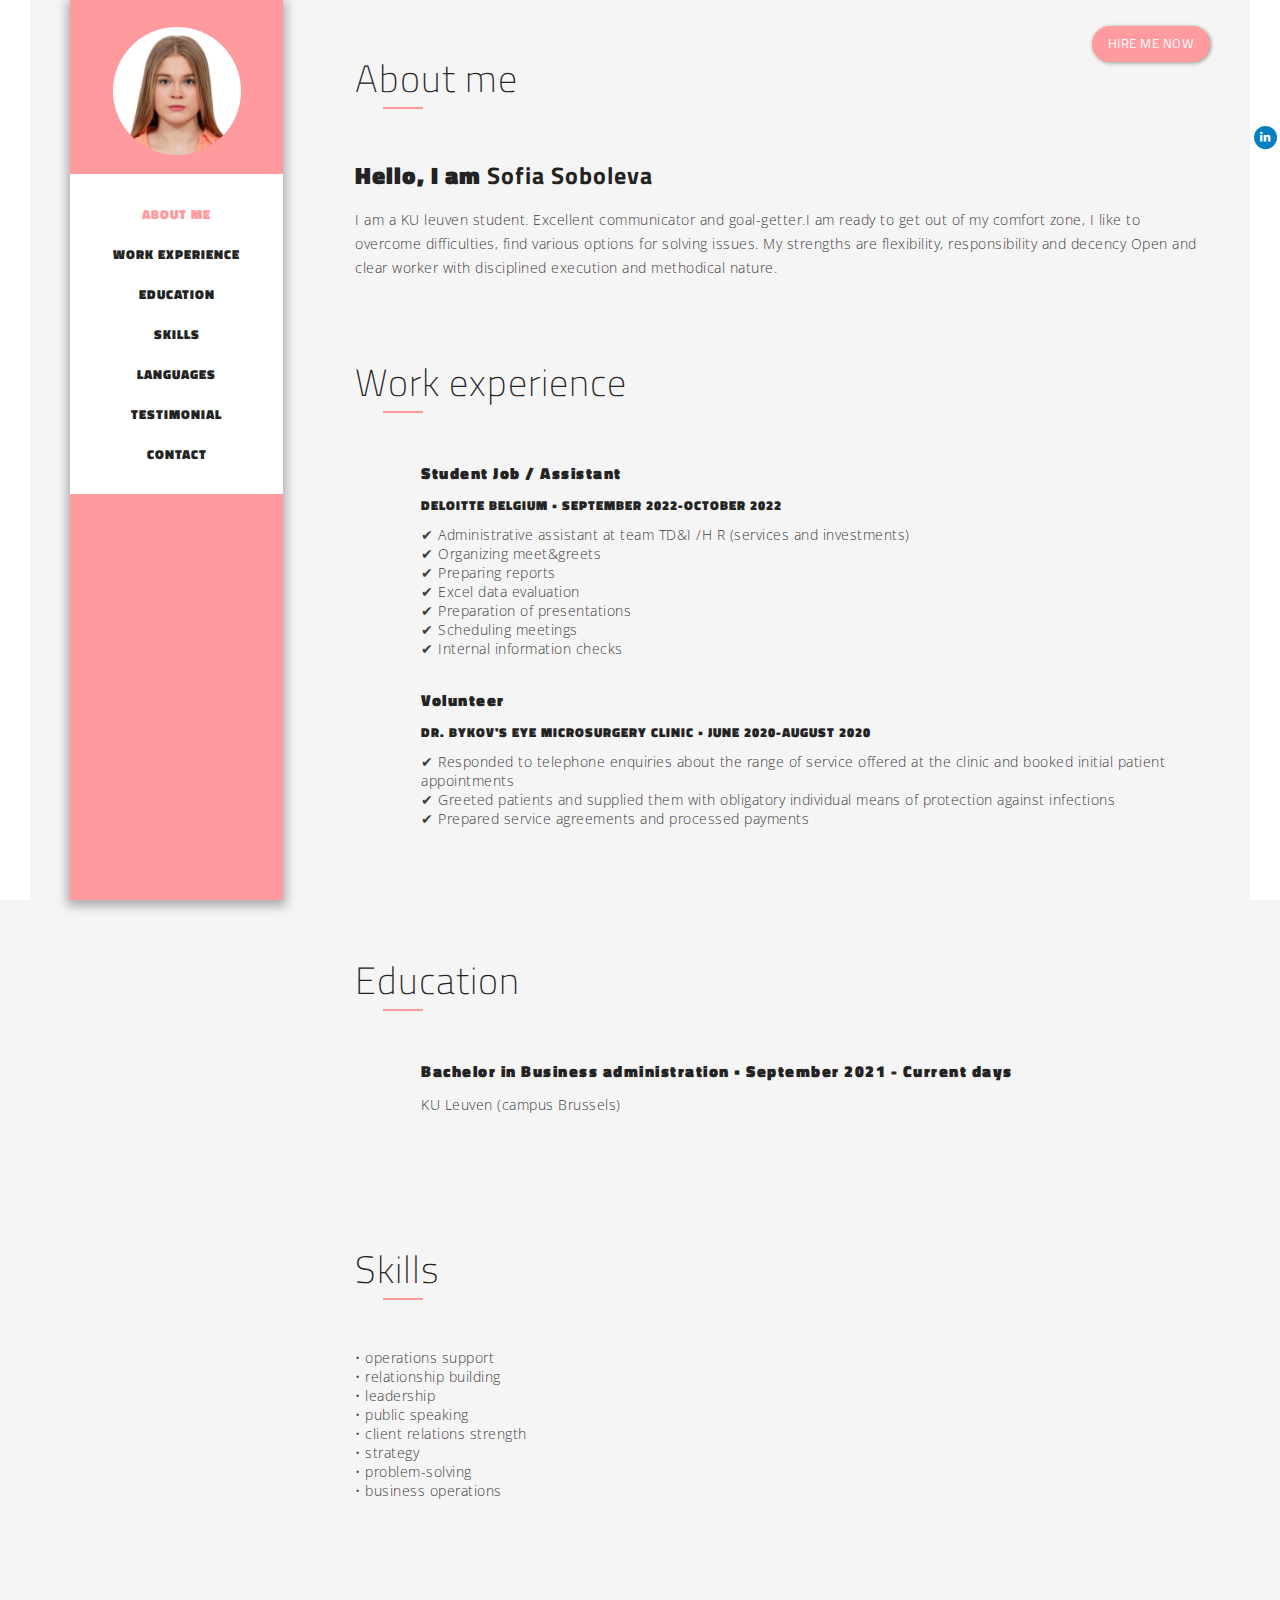
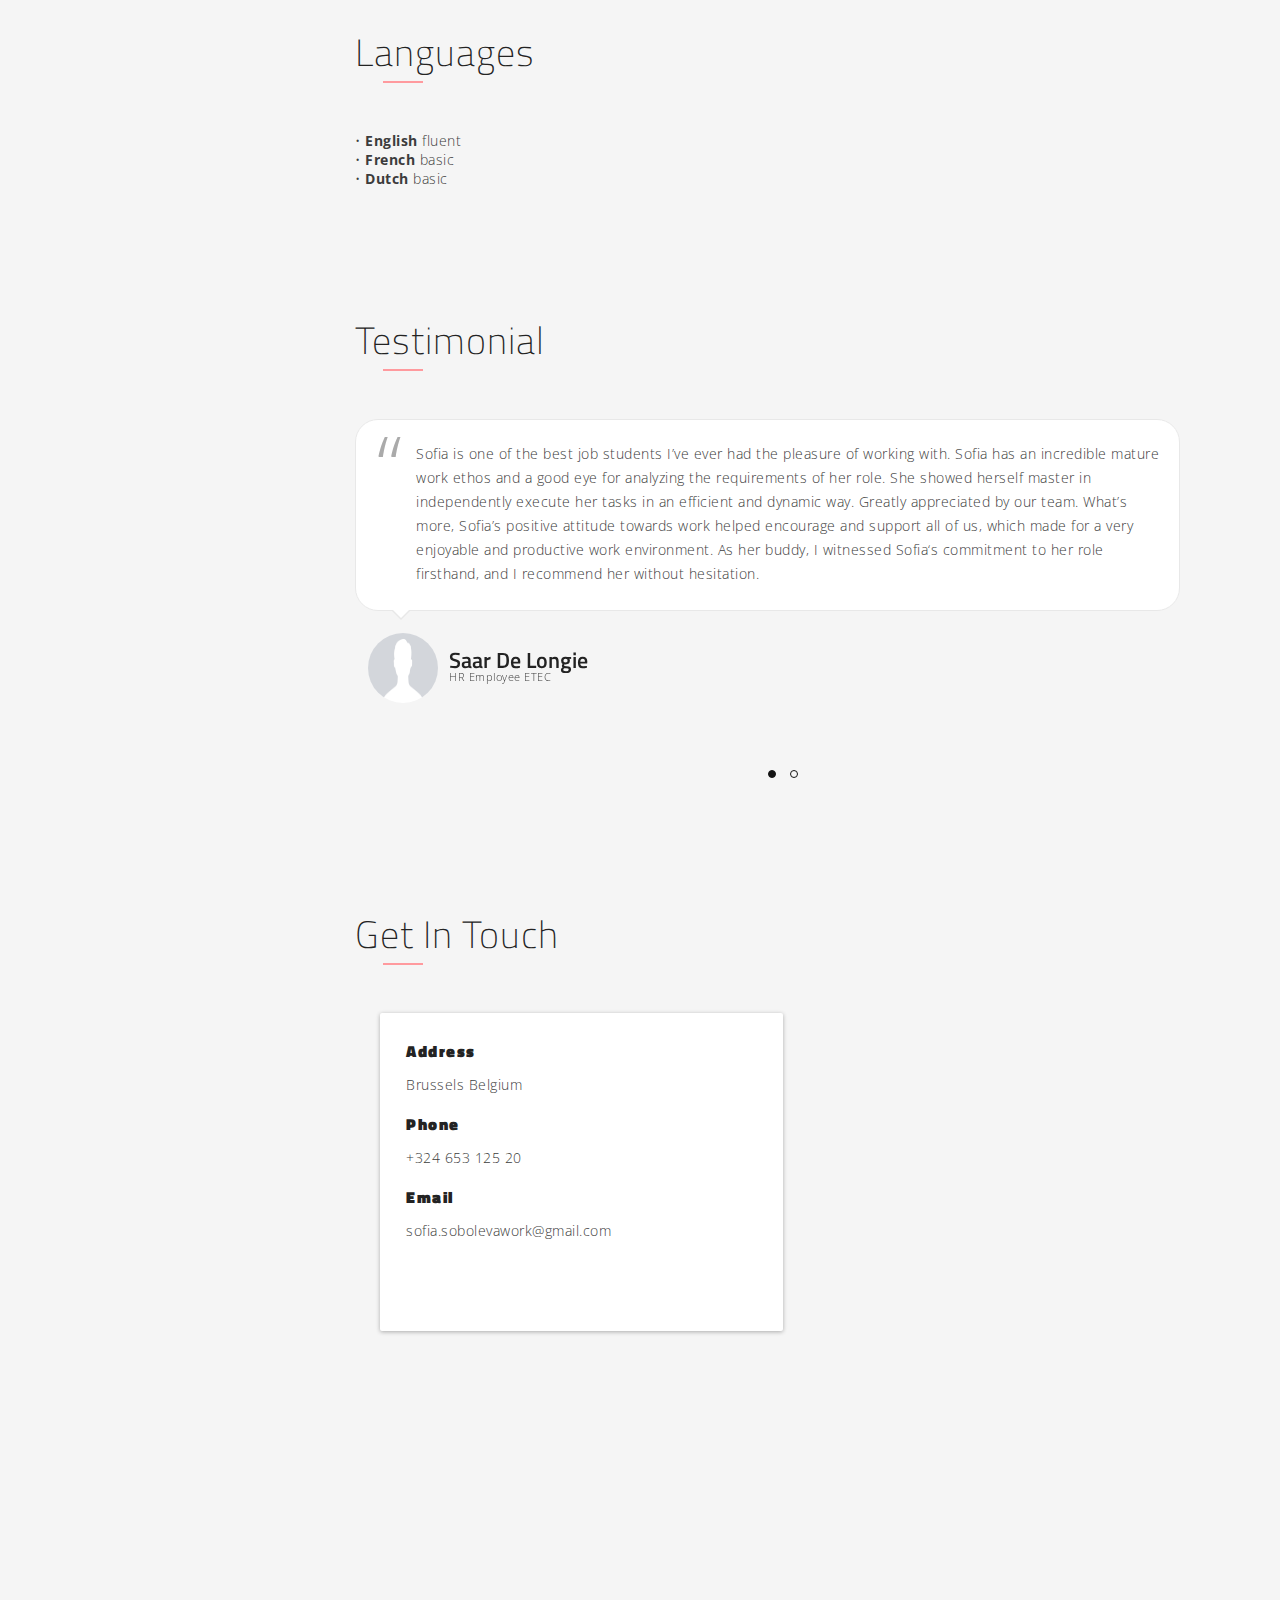
<file: cv-project/index.html>
<!DOCTYPE html>
<html lang="en">
<head>
    <meta charset="utf-8">
    <meta name="description" content="">
    <meta name="keywords" content="">
    <meta name="author" content="">
    <meta http-equiv="X-UA-Compatible" content="IE=edge">
    <meta name="viewport" content="width=device-width, initial-scale=1, maximum-scale=1, user-scalable=no">
    <title>My CV</title>
    <link rel="shortcut icon" href="images/curriculum-vitae.png">
    <link href="css/bootstrap.min.css" rel="stylesheet">
    <link href="css/owl.carousel.css" rel="stylesheet">
    <link href="css/owl.theme.default.css" rel="stylesheet">
    <link href="css/magnific-popup.min.css" rel="stylesheet">
    <link href="css/preloader.min.css" rel="stylesheet">
    <link href="css/styles.min.css" rel="stylesheet">
    <link href="css/responsive.min.css" rel="stylesheet">
    <link rel="stylesheet" href="https://maxcdn.bootstrapcdn.com/font-awesome/4.6.1/css/font-awesome.min.css">
    <link href='https://fonts.googleapis.com/css?family=Titillium+Web:400,200,200italic,300,300italic,400italic,600,600italic,700'
          rel='stylesheet' type='text/css'>
    <link href='https://fonts.googleapis.com/css?family=Open+Sans:400,300,300italic,400italic,600,600italic,700,800,700italic'
          rel='stylesheet' type='text/css'>
    <!-- HTML5 shim and Respond.js for IE8 support of HTML5 elements and media queries -->
    <!--[if lt IE 9]>
    <script src="https://oss.maxcdn.com/html5shiv/3.7.2/html5shiv.min.js"></script>
    <script src="https://oss.maxcdn.com/respond/1.4.2/respond.min.js"></script>
    <![endif]-->


</head>
<body>
<div class="preloader">
            <span class="loader">
                <span class="loader-inner"></span>
            </span>
</div>

<div class="right-br"></div>

<div class="left-br"></div>

<div class="fixed-right-socials">
    <ul class="list-unstiled">
        <li><a href="http://linkedin.com/in/sofia-soboleva-190b42238"><i class="fa fa-linkedin"></i></a></li>

    </ul>
</div>
<!-- Sidebar -->
<div class="container">
    <div class="row">
        <div class="col-xs-12 col-sm-2 sidebar">
            <div class="col-sm-2 sidebarWrapper">
                <img class="user-pic" src="images/avatar.png" alt="">
                <br><br>

                <div class="menu">
                    <div class="toggle-btn">
                        <span class="lines"></span>
                    </div>
                    <ul class="nav">
                        <li class="active">
                            <a href="#about">About me</a>
                        </li>
                        <li>
                            <a href="#work">Work experience</a>
                        </li>
                        <li>
                            <a href="#education">Education</a>
                        </li>
                        <li>
                            <a href="#skills">Skills</a>
                        </li>
                        <li>
                            <a href="#langs">Languages</a>
                        </li>
                        <li>
                            <a href="#testimonial">Testimonial</a>
                        </li>
                        <li>
                            <a href="#contact">Contact</a>
                        </li>
                    </ul>
                </div>
            </div>
        </div>
    </div>
</div>


<section id="about">
    <div class="about-background">
        <div class="container">
            <div class="row">
                <div class="col-xs-12 col-sm-9 col-sm-offset-3 aboutWrapper">
                    <div class="nav-extra hidden-xs">

                        <a href="#contact" class="btn btn-info">Hire me now</a>
                    </div>
                    <div class="section-title">
                        <h2>About me</h2>
                    </div><!-- end Section Title -->
                    <h1>Hello, I am <strong>Sofia Soboleva</strong> <br>
                    </h1>
                    <p>I am a KU leuven student. Excellent
                        communicator and goal-getter.I am
                        ready to get out of my comfort zone, I
                        like to overcome difficulties, find
                        various options for solving issues. My
                        strengths are flexibility, responsibility
                        and decency
                        Open and clear worker with disciplined
                        execution and methodical nature.
                    </p>


                    </div>
                </div>
            </div>
        </div>
    </div>
</section>

<section id="work">
    <div class="services-background">
        <div class="container">
            <div class="row">
                <div class="col-xs-12 col-sm-9 col-sm-offset-3 servicesWrapper">
                    <div class="section-title">
                        <h2>Work experience</h2>
                    </div>
                    <div class="service-box">
                        <div>
                            <i class="icon icon_globe"></i>
                        </div>
                        <div>
                            <h3>Student Job / Assistant</h3>
                            <h4>Deloitte Belgium • September 2022-October 2022</h4>
                            <ul>
                                <li>
                                    ✔ Administrative assistant at team TD&I /H R (services and investments)
                                </li>
                                <li>
                                    ✔ Organizing meet&greets
                                </li>
                                <li>
                                    ✔ Preparing reports
                                </li>
                                <li>
                                    ✔ Excel data evaluation
                                </li>
                                <li>
                                    ✔ Preparation of presentations
                                </li>
                                <li>
                                    ✔ Scheduling meetings
                                </li>
                                <li>
                                    ✔ Internal information checks
                                </li>
                            </ul>
                        </div>
                    </div>

                    <div class="service-box">
                        <div>
                            <i class="icon icon_easel"></i>
                        </div>
                        <div>
                            <h3>Volunteer</h3>
                            <h4>Dr. Bykov's Eye Microsurgery Clinic • June 2020-August 2020</h4>
                            <ul>
                                <li>
                                    ✔ Responded to telephone enquiries about the range of service offered at the clinic and booked initial patient appointments
                                </li>
                                <li>
                                    ✔ Greeted patients and supplied them with obligatory individual means of protection against infections
                                </li>
                                <li>
                                    ✔ Prepared service agreements and processed payments
                                </li>

                            </ul>
                        </div>
                    </div>

                </div>
            </div>
        </div>
    </div>
</section>

<section id="education">
    <div class="services-background">
        <div class="container">
            <div class="row">
                <div class="col-xs-12 col-sm-9 col-sm-offset-3 servicesWrapper">
                    <div class="section-title">
                        <h2>Education</h2>
                    </div>
                    <div class="service-box">
                        <div>
                            <i class="icon icon_globe"></i>
                        </div>
                        <div>
                            <h3>Bachelor in Business administration • September 2021 - Current days</h3>
                            <p>KU Leuven (campus Brussels)</p>
                        </div>
                    </div>
                </div>
            </div>
        </div>
    </div>
</section>

<section id="skills">
    <div class="resume-background">
        <div class="container">
            <div class="row">
                <div class="col-xs-12 col-sm-9 col-sm-offset-3 resumeWrapper">
                    <div class="section-title">
                        <h2>Skills</h2>
                    </div>
                    <div>
                        <ul>
                            <li>
                                • operations support
                            </li>
                            <li>
                                • relationship building
                            </li>
                            <li>
                                • leadership
                            </li>
                            <li>
                                • public speaking
                            </li>
                            <li>
                                • client relations strength
                            </li>
                            <li>
                                • strategy
                            </li>
                            <li>
                                • problem-solving
                            </li>
                            <li>
                                • business operations
                            </li>

                        </ul>
                    </div>

                </div>
            </div>
        </div>
    </div>
</section>
<section id="langs">
    <div class="resume-background">
        <div class="container">
            <div class="row">
                <div class="col-xs-12 col-sm-9 col-sm-offset-3 resumeWrapper">
                    <div class="section-title">
                        <h2>Languages</h2>
                    </div>
                    <div>
                        <ul>
                            <li>
                                • <strong>English</strong> fluent
                            </li>
                            <li>
                                • <strong>French</strong> basic
                            </li>
                            <li>
                                • <strong>Dutch</strong> basic
                            </li>
                        </ul>
                    </div>

                </div>
            </div>
        </div>
    </div>
</section>


<section id="testimonial">
    <div class="testimonial-background">
        <div class="container">
            <div class="row">
                <div class="col-xs-12 col-sm-9 col-sm-offset-3 testimonialWrapper">
                    <div class="section-title">
                        <h2>Testimonial</h2>
                    </div><!-- end Section Title -->
                    <div class="testimonial-box">
                        <div id="testimonialSlider" class="owl-carousel">
                            <!-- 1 -->
                            <div class="testimonial">
                                <div class="testimonial_content">
                                    <div class="testimonial_content_inner">
                                        <p> Sofia is one of the best job students I’ve ever had the pleasure of working with.

                                            Sofia has an incredible mature work ethos and a good eye for analyzing the requirements of her role. She showed herself master in independently execute her tasks in an efficient and dynamic way. Greatly appreciated by our team.

                                            What’s more, Sofia’s positive attitude towards work helped encourage and support all of us, which made for a very enjoyable and productive work environment.

                                            As her buddy, I witnessed Sofia‘s commitment to her role firsthand, and I recommend her without hesitation. </p>
                                    </div>
                                </div>
                                <div class="testimonial_author clearfix">
                                    <img alt="" src="images/img.png" class="testimonial_photo">
                                    <h3 class="testimonial_name">Saar De Longie</h3>
                                    <div class="testimonial_position">HR Employee ETEC</div>
                                </div>
                            </div>
                            <!-- 2 -->
                            <div class="testimonial">
                                <div class="testimonial_content">

                                </div>

                            </div>

                        </div>
                    </div>
                </div>
            </div>
        </div>
    </div>
</section>

<section id="contact">
    <div class="contact-background">
        <div class="container">
            <div class="row">
                <div class="col-xs-12 col-sm-9 col-sm-offset-3 contactWrapper">
                    <div class="section-title">
                        <h2>Get In Touch</h2>
                    </div>
                    <div class="row">

                        <div class="col-xs-12 col-sm-6 contact-info">
                            <div class="widget">
                                <ul>
                                    <li>
                                        <h3><span class="icon_pin" aria-hidden="true"></span> Address</h3>
                                        <p>Brussels Belgium</p>
                                    </li>
                                    <li>
                                        <h3><span class="icon_phone" aria-hidden="true"></span> Phone</h3>
                                        <p>+324 653 125 20
                                        </p>
                                    </li>
                                    <li>
                                        <h3><span class="icon_mail" aria-hidden="true"></span> Email</h3>
                                        <p>sofia.sobolevawork@gmail.com</p>
                                    </li>
                                </ul>
                            </div>
                        </div>
                    </div>

                    <div class="google-maps">
                        <iframe src="https://www.google.com/maps/embed?pb=!1m18!1m12!1m3!1d80598.6496057699!2d4.293017579608975!3d50.85509499102611!2m3!1f0!2f0!3f0!3m2!1i1024!2i768!4f13.1!3m3!1m2!1s0x47c3a4ed73c76867%3A0xc18b3a66787302a7!2z0JHRgNGO0YHRgdC10LvRjCwg0JHQtdC70YzQs9C40Y8!5e0!3m2!1sru!2sru!4v1684084666676!5m2!1sru!2sru"
                                width="100%" height="300" frameborder="0" style="border:0" allowfullscreen></iframe>
                    </div>

                </div>
            </div>
        </div>
    </div>
</section>

<footer class="copyright">
    <div class="container">
        <div class="row">
        </div>
    </div>
</footer>


<!-- ##### JAVASCRIPTS ##### -->
<!-- jQuery Library -->
<script src="js/jquery.min.js"></script>
<!-- Bootstrap js -->
<script src="js/bootstrap.min.js"></script>
<!-- Retina Graphics -->
<script src="js/retina.min.js"></script>
<!-- Magnific popup -->
<script src="js/jquery.magnific-popup.min.js"></script>
<!-- Theme Plugins -->
<script src="js/theme-plugins.min.js"></script>
<!-- Custom Scripts -->
<script src="js/scripts.min.js"></script>
</body>
</html>
</file>
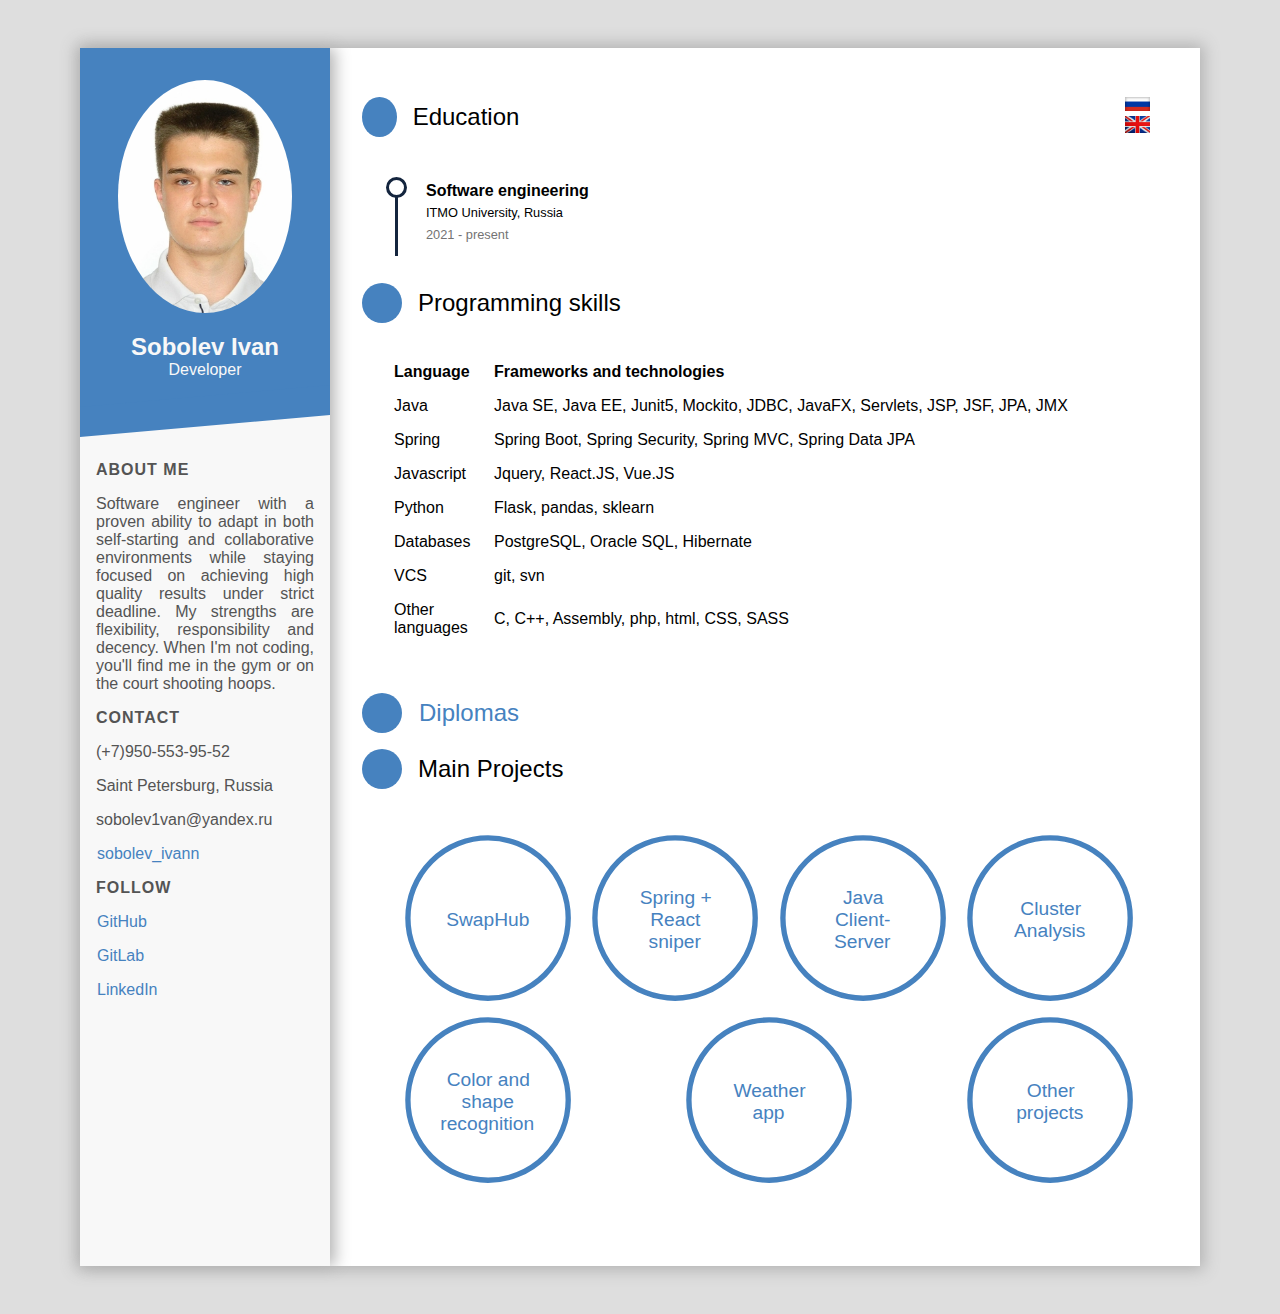
<file: my-cv/index.html>
<!DOCTYPE html>
<html>
<head>
    <meta charset="utf-8">
    <title>About me</title>
    <meta name="description" content="simple CV example created with HTML and CSS">
    <meta name="author" content="Fly Nerd">
    <link rel="shortcut icon" href="img/curriculum-vitae.png">
    <meta name="viewport" content="width=device-width, initial-scale=1">
    <link rel="stylesheet" href="https://use.fontawesome.com/releases/v5.0.13/css/all.css" integrity="sha384-DNOHZ68U8hZfKXOrtjWvjxusGo9WQnrNx2sqG0tfsghAvtVlRW3tvkXWZh58N9jp" crossorigin="anonymous">
    <link rel="stylesheet" href="styles/style.css">
</head>

<body>
<div class="wrapper">
    <div class="intro">
        <div class="profile">
            <div class="photo">
                <img src="img/u336760.jpg">
            </div>
            <div class="bio">
                <h1 class="name lang"  key="name">Sobolev Ivan</h1>
                <p class="profession lang" key="profession">Developer</p>
            </div>
        </div>
        <div class="intro-section about">
            <h1 class="title lang" key="about me">about me</h1>
            <p class="paragraph lang" key="paragraph">
                Software engineer with a proven ability to adapt in both self-starting and
                collaborative environments while staying focused on achieving high quality results under strict deadline. My strengths are flexibility, responsibility and decency. When I'm not coding, you'll find me in the gym or on the court shooting hoops.
            </p>
        </div>
        <div class="intro-section contact">
            <h1 class="title lang" key="contact">Contact</h1>
            <div class="info-section">
                <i class="fas fa-phone"></i>
                <span>(+7)950-553-95-52</span>
            </div>
            <div class="info-section">
                <i class="fas fa-map-marker-alt"></i>
                <span class="lang" key="city">Saint Petersburg, Russia</span>
            </div>
            <div class="info-section">
                <i class="fas fa-envelope"></i>
                <span>sobolev1van@yandex.ru</span>
            </div>
            <div class="info-section link">
                <i class="fas fa-paper-plane"></i>
                <a target="_blank" rel="author" href="https://t.me/sobolev_ivann">
                    <span>sobolev_ivann</span>
                </a>
            </div>

        </div>
        <div class="intro-section follow">
            <h1 class="title lang" key="follow">Follow</h1>
            <div class="info-section link">
                <i class="fab fa-github"></i>
                <a target="_blank" rel="author" href="https://github.com/Ivanio1">
                    <span>GitHub</span>
                </a>
            </div>
            <div class="info-section link">
                <i class="fab fa-gitlab"></i>
                <a target="_blank" rel="author" href="https://gitlab.se.ifmo.ru/Ivanio1">
                    <span>GitLab</span>
                </a>
            </div>
            <div class="info-section link">
                <i class="fab fa-linkedin"></i>
                <a target="_blank" rel="author" href="https://www.linkedin.com/mwlite/in/ivan-sobolev-151217252">
                    <span>LinkedIn</span>
                </a>
            </div>
        </div>
    </div>
    <div class="detail">

        <div class="detail-section edu">
            <div class="detail-title">
                <div class="title-icon">
                    <i class="fas fa-user-graduate"></i>
                </div>
                <span class="lang" key="education">Education</span>
                <div>
                    <ul class="lang-ul">
                        <li class="header-item-lang-ru"> <button id="ru" class="translate"><img src="img/10.png" alt="ruflag" width="50%" height="25%"></button></li>
                        <li class="header-item-lang-en"> <button id="en" class="translate"><img src="img/35a3f6f12e4a2135ac48fad6df4fdb77.jpg" alt="ukflag" width="50%" height="25%"></button></li>
                    </ul>
                </div>
            </div>
            <div class="detail-content">
                <div class="timeline-block">
                    <h1 class="lang" key="se">Software engineering</h1>
                    <p class="lang" key="uni">ITMO University, Russia</p>
                    <time class="lang" key="time">2021 - present</time>
                </div>

            </div>
        </div>
        <div class="detail-section pg-skill">
            <div class="detail-title">
                <div class="title-icon">
                    <i class="fas fa-laptop"></i>
                </div>
                <span class="lang" key="ps">Programming skills</span>
            </div>
            <div class="detail-content">
                <ul class="pg-list">
                    <li>
                        <span class="lang" key="lang" style="font-weight: bold;">Language </span>
                       <div class="lang" key="framtech" style="font-weight: bold;">Frameworks and technologies</div>
                    </li>
                    <li>
                        <span>Java</span>
                        <div>Java SE, Java EE, Junit5, Mockito, JDBC, JavaFX, Servlets, JSP, JSF, JPA, JMX </div>
                    </li>
                    <li>
                        <span>Spring</span>
                        <div>Spring Boot, Spring Security, Spring MVC, Spring Data JPA</div>
                    </li>
                    <li>
                        <span>Javascript</span>
                        <div>Jquery, React.JS, Vue.JS</div>
                    </li>
                    <li>
                        <span>Python</span>
                        <div>Flask, pandas, sklearn</div>
                    </li>
                    <li>
                        <span>Databases</span>
                        <div>PostgreSQL, Oracle SQL, Hibernate</div>
                    </li>
                    <li>
                        <span>VCS</span>
                        <div>git, svn</div>
                    </li>
                    <li>
                        <span class="lang" key="langs">Other languages</span>
                        <div>C, C++, Assembly, php, html, CSS, SASS</div>

                    </li>
                </ul>
            </div>
        </div>
        <div class="detail-section interests">
            <div class="detail-title">
                <div class="title-icon">
                    <i class="fas fa-star"></i>
                </div>
                <span class="tl-name"><a class="lang" key="diplom" href="https://drive.google.com/drive/folders/1pDYJA9-acqN3SSeGstf3O2n9-dzvfWVO?usp=sharing">Diplomas</a></span>
            </div>

        </div>
        <div class="detail-section tool-skill">
            <div class="detail-title">
                <div class="title-icon">
                    <i class="fas fa-code"></i>
                </div>
                <span class="lang" key="mp">Main Projects</span>
            </div>
            <div class="detail-content">
                <ul class="tool-list">
                    <li>
                        <svg viewbox="0 0 100 100">
                            <circle cx="50" cy="50" r="45"></circle>
                            <circle class="cbar" cx="50" cy="50" r="45" style="--percent: 1"></circle>
                        </svg>
                        <span class="tl-name"><a href="https://github.com/Ivanio1/SwapHub">SwapHub</a></span>
                    </li>
                    <li>
                        <svg viewbox="0 0 100 100">
                            <circle cx="50" cy="50" r="45"></circle>
                            <circle class="cbar" cx="50" cy="50" r="45" style="--percent: 1"></circle>
                        </svg>
                        <span class="tl-name"><a href="https://github.com/Ivanio1/web4-backend">Spring + React sniper</a></span>

                    </li>
                    <li>
                        <svg viewbox="0 0 100 100">
                            <circle cx="50" cy="50" r="45"></circle>
                            <circle class="cbar" cx="50" cy="50" r="45" style="--percent: 1"></circle>
                        </svg>
                        <span class="tl-name"><a href="https://github.com/Ivanio1/LAB8">Java Client-Server</a></span>

                    </li>
                    <li>
                        <svg viewbox="0 0 100 100">
                            <circle cx="50" cy="50" r="45"></circle>
                            <circle class="cbar" cx="50" cy="50" r="45" style="--percent: 1"></circle>
                        </svg>
                        <span class="tl-name"><a href="https://github.com/Ivanio1/itmo-bonustrack-project">Cluster Analysis</a></span>

                    </li>
                    <li>
                        <svg viewbox="0 0 100 100">
                            <circle cx="50" cy="50" r="45"></circle>
                            <circle class="cbar" cx="50" cy="50" r="45" style="--percent: 1"></circle>
                        </svg>
                        <span class="tl-name"><a href="https://github.com/Ivanio1/color-and-shape-recognition">Color and shape recognition</a></span>

                    </li>
                    <li>
                        <svg viewbox="0 0 100 100">
                            <circle cx="50" cy="50" r="45"></circle>
                            <circle class="cbar" cx="50" cy="50" r="45" style="--percent: 1"></circle>
                        </svg>
                        <span class="tl-name"><a href="https://github.com/Ivanio1/WEATHER-WEBAPP">Weather app</a></span>
                    </li>



                    <li>
                        <svg viewbox="0 0 100 100">
                            <circle cx="50" cy="50" r="45"></circle>
                            <circle class="cbar" cx="50" cy="50" r="45" style="--percent: 1"></circle>
                        </svg>
                        <span class="tl-name"><a class="lang" key="op" href="https://github.com/Ivanio1?tab=repositories">Other projects</a></span>

                    </li>
                </ul>
            </div>

        </div>


    </div>
</div>
<script src="jquery-3.7.0.min.js"></script>
</body>
</html>
</file>
<file: my-cv/styles/style.css>
:root {
    --color-gray-light-1: #f8f8f8;
    --color-gray-light-2: #e9e9e9;
    --color-gray-light-3: #dedede;
    --color-gray-dark-1: #545454;
    --color-gray-dark-2: #737373;
    --color-gray-dark-3: #9a9a9a;
    --color-blue-dark-1: #00387f;
    --color-tiffany: #00a6a6;
    --profile-theme: #4682bf;
    --timeline-circle-theme: #14253e;

    --pgbar-length: 100%;

    --MATH-PI: 3.1415px;
    --percent: 100;
}

html {
    font-size: 100%;
    font-family: 'PT Sans', sans-serif;
}

* {
    box-sizing: border-box;
}

body {
    margin: 0;
    padding: 3rem 1rem;
    min-height: 100vh;
    background-color: var(--color-gray-light-3);
}

.wrapper {
    margin: 0 auto;
    max-width: 70rem;
    background-color: var(--color-gray-light-2);
    display: flex;
    box-shadow: 0px 0px 15px 4px #b3b3b3;

}

.intro {
    flex: 0 0 250px;
    background-color: var(--color-gray-light-1);
    box-shadow: 5px 0px 15px 0px #b3b3b3;
    z-index: 5;
}
.translate{
    background: transparent;
    border: none;
    margin-left: 90%;
}
.header-item-lang-en{
    list-style-type: none;
}
.header-item-lang-ru{
    list-style-type: none;
}

.profile {
    position: relative;
    background-color: var(--profile-theme);
    padding: 2rem 1rem;
    margin-bottom: 50px;
    text-align: center;
    user-select: none;
}
.profile::after {
    content: " ";
    position: absolute;
    left: 0;
    bottom: -15px;
    width: 100%;
    height: 30px;
    background-color: var(--profile-theme);
    transform: skewY(-5deg);
}
.photo img {
    width: 80%;
    border-radius: 50%;
}
.bio .name {
    font-size: 1.5rem;
    text-align: center;
    color: var(--color-gray-light-1);
    margin: 0;
    margin-top: 1rem;
}
.bio .profession {
    font-size: 1rem;
    text-align: center;
    color: var(--color-gray-light-1);
    margin: 0;
}

.intro-section {
    padding: 0 1rem;
    color: var(--color-gray-dark-1);
}
.intro-section .title {
    font-size: 1rem;
    font-weight: bold;
    text-transform: uppercase;
    letter-spacing: 1px;
}
.about .paragraph {
    text-align: justify;
}
.info-section {
    margin: 1rem 0;
}
.info-section span {
    position: relative;
    transition: all 0.3s;
}
.info-section i {
    color: var(--profile-theme);
    width: 20px;
    height: 20px;
}

.link a {
    text-decoration: none;
    color: inherit;
}

.link span::after {
    position: absolute;
    content: '';
    left: 50%;
    bottom: -3px;
    width: 0;
    height: 2px;
    background-color: var(--profile-theme);
    transition: width 0.3s;
    /*transition-timing-function: cubic-bezier(.64,.51,.16,.86);*/
    transition-timing-function: cubic-bezier(.92,.57,.33,1.02);
    transform: translate(-50%, 0);
}

.link span:hover {
    color: var(--profile-theme);
}
.link span:hover::after {
    width: 100%;
}

/* Detail section overall setting*/
.detail {
    flex: 1 0 0;
    background-color: white;
    padding: 2rem;
}
.detail:hover > .detail-section:not(:hover) {
    opacity: 0.3;
}
.detail-section {
    transition: all 0.3s;
}
.detail-section:not(:last-of-type) {
    padding-bottom: 1rem;
}
.detail-title {
    display: flex;
    align-items: center;
}
.detail-section > .detail-content {
    padding: 1.5rem;
    padding-left: 2rem;
    user-select: none;
}
.detail-section.edu > .detail-content {
    padding-left: calc(1.5rem + 10px);
}
.title-icon + span {
    font-size: 1.5rem;
    transition: all 0.3s;
}
.title-icon {
    display: inline-flex;
    justify-content: center;
    align-items: center;
    padding: 1rem;
    margin-right: 1rem;
    width: 2.5rem;
    height: 2.5rem;
    background-color: var(--profile-theme);
    border-radius: 50%;
    transition: all 0.3s;
}
.title-icon i {
    color: white;
    line-height: 1rem;
    font-size: 1rem;
    text-align: center;
}
.detail-section:hover .title-icon {
    transform: scale(1.5);
    margin-right: 1.5rem;
}
.detail-section:hover .title-icon + span {
    letter-spacing: 1.5px;
}

/* time line block in education section */
.timeline-block {
    position: relative;
    padding-left: 30px;
}
.timeline-block:not(:last-of-type) {
    margin-bottom: 1rem;
}
.timeline-block h1 {
    font-size: 1rem;
    margin: 5px 0;
    transition: all 0.3s;
}
.timeline-block p {
    font-size: 0.8rem;
    margin: 5px 0;
}
.timeline-block time {
    font-size: 0.8rem;
    color: var(--color-gray-dark-2);
}
.timeline-block::before {
    position: absolute;
    content: '';
    width: 15px;
    height: 15px;
    background-color: white;
    border: 3px solid var(--timeline-circle-theme);
    border-radius: 50%;
    left: -10px;
    top: -5px;
}
.timeline-block::after {
    position: absolute;
    content: '';
    width: 3px;
    height: 100%;
    background-color: var(--timeline-circle-theme);
    left: -1px;
    top: 13px;
}
.timeline-block:hover h1 {
    color: var(--color-tiffany);
}
.timeline-block:hover::before {
    animation: circle 1.2s infinite;
}
a {
    outline: none;
    text-decoration: none;
    padding: 2px 1px 0;
}

a:link {
    color: var(--profile-theme);
}


a:hover {
    border-bottom: 1px solid;
    text-decoration: none;
    color: var(--color-tiffany);
    border-radius: 5px;
}


/* Programming skills section */
.pg-list, .tool-list, .favor-list {
    padding: 0;
    list-style: none;
}
.pg-list > li {
    margin: 1rem 0;
    display: flex;
    align-items: center;
}
.sb-skeleton {
    position: relative;
    flex: 1 0 auto;
    height: 2px;
    background-color: var(--color-gray-dark-3);
}
.pg-list > li > span {
    flex: 0 0 100px;
}
.sb-skeleton > .skillbar {
    position: absolute;
    left: 0;
    top: -1px;
    width: var(--pgbar-length);
    height: 4px;
    background-color: var(--profile-theme);
}
.tool-list {
    list-style: none;
    flex-wrap: wrap;
    display: flex;
    justify-content: space-between;
}
.tool-list > li {
    position: relative;
    text-align: center;
    flex: 0 0 25%;
}
.tool-list > li > svg {
    position: relative;
    fill: transparent;
    width: 95%;
    transform: rotate(-90deg);
}
.tool-list > li > svg > circle {
    stroke-width: 1px;
    stroke: #cdcdcd;
}
.tool-list > li > svg > circle.cbar {
    stroke-width: 3px;
    stroke: var(--profile-theme);
    stroke-linecap: round;
    stroke-dashoffset: 0;
    stroke-dasharray: calc(var(--MATH-PI) * 45 * 2);
    transition: all 0.8s;
    transition-timing-function: cubic-bezier(.64,.51,.16,.86);
}
.tool-list > li:hover > svg > circle.cbar {
    stroke-width: 4px;
    stroke: var(--color-tiffany);
    stroke-dashoffset: calc(var(--MATH-PI) * 45 * 2 * (1 - var(--percent)));
}
.tool-list > li > .tl-name,
.tool-list > li > .tl-exp {
    position: absolute;
    left: 50%;
    color: var(--color-gray-dark-1);
}
.tool-list > li > .tl-name {
    top: 50%;
    font-size: 1.2rem;
    transform: translate(-50%, -50%);
}
.tool-list > li > .tl-exp {
    top: calc(50% + 1.4rem);
    font-size: 1rem;
    transform: translate(-50%, -50%);
}
/* Interests Section */
.outer-frame {
    border: 1px solid var(--color-gray-dark-3);
    border-radius: 5px;
}
.favor-list {
    display: flex;
    flex-wrap: wrap;
    align-items: center;
    align-content: center;
}
.favor-list > li {
    display: flex;
    flex: 1 0 0;
    align-items: center;
    justify-content: baseline;
    flex-direction: column;
    color: var(--profile-theme);
    padding: 1rem 0;
    transition: all 0.3s;
}
.favor-list > li > i {
    display: inline-flex;
    justify-content: center;
    align-items: center;
    font-size: 40px;
    width: 50px;
    height: 50px;
}
.favor-list > li:hover {
    transform: scale(1.2);
    color: var(--color-tiffany);
}
.favor-list > li > span {
    letter-spacing: 1px;
}

@keyframes circle {
    0% {
        box-shadow: 0 0 0 0px rgba(51, 52, 57, 1);
    }
    100% {
        box-shadow: 0 0 0 6px rgba(51, 52, 57, 0);
    }
}

@media (max-width: 1024px) {
    html {
        font-size: 90%;
    }
    .wrapper {
        flex-direction: column;
    }
    .intro, .detail {
        flex: 0 0 100%;
        box-shadow: none;
    }
    .intro-section {
        padding: 0 2rem;
    }
    .profile {
        margin-bottom: 1rem;
    }
    .profile::after {
        display: none;
    }
    .photo img {
        width: 30%;
        height: 30%;
    }
}

@media (max-width: 768px) {
    html {
        font-size: 80%;
    }
    .tool-list {
        flex-wrap: wrap;
    }
    .tool-list > li {
        flex: 0 0 33.33%;
    }
    .favor-list > li {
        flex: 0 0 33.3333%;
    }
}
@media (max-width: 500px) {
    html {
        font-size: 70%;
    }
}
</file>
<file: cv-project/css/preloader.min.css>
.preloader {
    background: #ff9a9e none repeat scroll 0 0;
    height: 100%;
    left: 0;
    position: fixed;
    text-align: center;
    top: 0;
    width: 100%;
    z-index: 999;
	
}
.loader {
    animation: 2.3s ease 0s normal none infinite running cssload-loader;
    border: 3px solid #fff;
	border-radius: 50px;
    display: block;
    height: 40px;
    margin: 0 auto;
    position: relative;
    top: 50%;
    transform: translate(0px, -50%);
    width: 40px;
}
.loader-inner {
    animation: 2.3s ease-in 0s normal none infinite running cssload-loader-inner;
    background-color: #fff;
    display: inline-block;
    vertical-align: top;
	border-radius: 50px;
    width: 100%;
}
.loaded .preloader {
    opacity: 0;
    transition: all 0.2s ease-out 0s;
    visibility: hidden;
	border-radius: 50px;
}
@keyframes cssload-loader {
0% {
    transform: rotate(0deg);
}
25%, 50% {
    transform: rotate(180deg);
}
100%, 75% {
    transform: rotate(360deg);
}
}
@keyframes cssload-loader {
0% {
    transform: rotate(0deg);
}
25%, 50% {
    transform: rotate(180deg);
}
100%, 75% {
    transform: rotate(360deg);
}
}
@keyframes cssload-loader-inner {
0%, 100%, 25% {
    height: 0;
}
50%, 75% {
    height: 100%;
}
}
@keyframes cssload-loader-inner {
0%, 100%, 25% {
    height: 0;
}
50%, 75% {
    height: 100%;
}
}
</file>
<file: cv-project/css/styles.min.css>
body {
    background-color: #f5f5f5;
}
h1, h2 {
    letter-spacing: 1px;
}
h3, h4 {
    margin: 0 0 10px;
}
a{
	color:#232323;
}
a:hover{
	color:#ff9a9e;
}
.btn:focus, .btn:active:focus, .btn.active:focus, .btn.focus, .btn.focus:active, .btn.active.focus {
    outline: none;
    outline-offset: 0px;
}
.btn {
    border-radius: 50px;
    font-family: Titillium Web;
}
.widget{
    background: #fff none repeat scroll 0 0;
    border-radius: 2px;
    box-shadow: 0 1px 4px rgba(0, 0, 0, 0.3);
    min-height: 318px;
    padding: 26px;
}

.nav-extra {
    float: right;
}

.greynum {
    color: rgba(0, 0, 0, 0.36);
    float: left;
    line-height: 28px
}
.sidebarWrapper {
	background: #ff9a9e;
	text-align: center;
	height: 100%;
}
.toggle-btn {
    background: #141414 none repeat scroll 0 0;
    text-align: center;
}
.submit-style:focus, .toggle-btn:focus, a, a:focus, a:hover {
    outline: 0 none;
}
.blog-post::after, .lines::after, .lines::before, .skill-outer h4 span::before, .testimonial-content h4 span::before {
    content: "";
}
.footer-background, .imageHover, .popup-box h3, .sidebarWrapper, .social-media, .toggle-btn {
    text-align: center;
}
body {
    color: #3c3c3c;
    font: 300 14px open sans,sans-serif;
    letter-spacing: 0.5px;
    overflow-x: hidden;
}
h1, h2, h3, h4, h5 {
    color: #232323;
	font-family: 'Titillium Web', sans-serif;
}
h1 {
    font: 900 24px/36px "Titillium Web",serif;
    margin: 0 0 15px;
}
h2 {
    font: 200 38px "Titillium Web",serif;
}
h3 {
    font: 900 16px "Titillium Web",serif;
    letter-spacing: 1.5px;
}
.portfolio-filter ul li, .sidebar .nav li, h4 {
    letter-spacing: 1px;
    text-transform: uppercase;
}
h4 {
    font: 900 13px "Titillium Web",serif;
}
p {
    line-height: 24px;
    margin: 0;
}
a, a:focus, a:hover {
    text-decoration: none;
}
.row, li, ul {
    margin: 0;
    padding: 0;
}
li {
    list-style-type: none;
}
.section-title {
    margin-bottom: 50px;
}
.section-title h2::after {
   background: #ff9a9e none repeat scroll 0 0;
    content: "";
    display: table;
    height: 2px;
    left: 28px;
    position: absolute;
    width: 40px;
}
.section-title span {
    color: #969696;
    font: 500 14px open sans,sans-serif;
    padding-right: 10px;
}
.sidebar {
    padding: 0;
    position: relative;
    top: 0;
}
.sidebarWrapper {
    box-shadow: 0 3px 10px 3px rgba(0, 0, 0, 0.3);
    color: #fff;
    padding: 27px 0 0;
}

.user-pic {
    border-radius: 140px;
    width: 60%;
}
.sidebar .nav {
    padding: 20px 30px;
	background: #fff none repeat scroll 0 0;
    padding: 20px 30px;
}
.toggle-btn {
    cursor: pointer;
    height: 60px;
    line-height: 60px;
    margin: 0;
    width: 100%;
    z-index: 998;
}
.fixed {
    box-shadow: 0 3px 10px 3px rgba(0, 0, 0, 0.3);
    left: 30px;
    position: fixed;
    right: 30px;
    top: 0;
    width: auto;
}
.lines, .lines::after, .lines::before {
    background: #fff none repeat scroll 0 0;
    display: inline-block;
    height: 2px;
    width: 20px;
}
.lines {
    margin: 0;
    padding: 0;
    position: relative;
    vertical-align: middle;
}
.lines::after, .lines::before {
    left: 0;
    position: absolute;
    transition: all 0.2s linear 0s;
}
.sidebar .nav li a, .social-media ul li a {
    transition: all 0.1s linear 0s;
}
.lines::before {
    top: 5px;
}
.lines::after {
    top: -5px;
}
.toggle-close .lines {
    background: rgba(0, 0, 0, 0) none repeat scroll 0 0;
}
.toggle-close .lines::after, .toggle-close .lines::before {
    top: 0;
    transform-origin: 50% 50% 0;
}
.toggle-close .lines::before {
    transform: rotate3d(0, 0, 1, 45deg);
}
.toggle-close .lines::after {
    transform: rotate3d(0, 0, 1, -45deg);
}
.sidebar .nav li {
    font: 900 13px "Titillium Web",serif;
    padding: 10px 0;
}
.sidebar .nav li a {
    background: rgba(0, 0, 0, 0) none repeat scroll 0 0;
    color: #232323;
    display: inline-block;
    padding: 0;
    transition: all 0.1s linear 0s;
}
.sidebar .nav li a:hover, .sidebar .nav li.active a {
    color: #ff9a9e;
    opacity: unset;
}

.about-background {
    margin-bottom: -50px;
    padding: 25px 0 0;
}
.aboutWrapper {
    padding: 0;
}
.signature {
    text-align: center;
	padding: 9px 0 12px;
}
.signature .img-responsive {
    margin: auto;
}
.skills {
   
    margin-top: 37px;
    width: 100%;
}
.skill-outer {
    margin-bottom: 50px;
}

.skill-outer h4 span {
    background: #fff none repeat scroll 0 0;
    box-shadow: 0 2px 5px rgba(0, 0, 0, 0.3);
    color: #a0a0a0;
    font: 600 13px open sans,sans-serif;
    margin-left: 10px;
    padding: 2px 6px;
    position: relative;
}
.skill-outer h4 span::before {
    right: 100%;
	top: 50%;
	border: solid transparent;
	content: " ";
	height: 0;
	width: 0;
	position: absolute;
	pointer-events: none;
	border-color: rgba(136, 183, 213, 0);
	border-right-color: #fff;
	border-width: 5px;
	margin-top: -5px;
}
.imageWrapper, .progress-bar {
    position: relative;
}
.progress, .progress-bar {
    box-shadow: none;
    height: 6px;
}
.progress {
    background: #d2d2d2 none repeat scroll 0 0;
    border-radius: 15px;
    margin: 0;
}
.progress-bar {
    background: #ff9a9e none repeat scroll 0 0;
}
.services-background {
    margin-bottom: -30px;
    padding: 100px 0 0;
}
.servicesWrapper {
    padding: 0;
}
.service-box {
    margin-bottom: 30px;
}
.service-box div:first-child {
    float: left;
    width: 36px;
}
.service-box i {
    font-size: 36px;
}
.service-box div:last-child {
    padding-left: 66px;
}
.portfolio-background {
    padding: 100px 0 0;
}
.portfolio-background .section-title {
	display: inline-table;
	width: 100%;
}
.portfolio-background .section-title h2 {
    margin: 0;
}
.portfolioWrapper {
    padding: 0;
}
.portfolioWrapper img {
    width: 100%;
	transition: all 300ms ease-in-out 0s;
}
.portfolioWrapper .imageHover:hover {
      transform: scale(1.1);
    z-index: 999;
}
.portfolio-filter {
    margin-top: 25px;
}
.portfolio-filter ul li {
    display: inline-block;
    transition: all 0.1s linear 0s;
}
.imageHover span, .resume-box span {
    font-style: italic;
}
.portfolio-filter ul li:hover {
    border-color: #141414;
    cursor: pointer;
}
.portfolio-filter ul li.active {
    border-color: #141414;
}
#mix-container {
    margin: -3px;
}
#mix-container .mix {
    display: none;
    padding: 3px;
}
.imageHover, .imageHover div {
    position: absolute;
    width: 100%;
}
.imageHover {
    background: rgba(156, 39, 176, 0.9) none repeat scroll 0 0;
    color: #fff;
    height: 100%;
    left: 0;
    opacity: 0;
    top: 0;
    transition: all 0.3s ease-out 0s;
    visibility: hidden;
}
.blog-post a, button.mfp-close {
}
.imageHover div {
    top: 50%;
    transform: translate(0px, -50%);
}
.imageHover h3 {
    color: #fff;
}
.imageWrapper:hover .imageHover {
    opacity: 1;
    visibility: visible;
}
button.mfp-close {
    background: rgba(0, 0, 0, 0.5) none repeat scroll 0 0;
    color: #fff !important;
    height: 60px;
    line-height: 60px;
    opacity: 1;
    transition: all 0.1s linear 0s;
    width: 60px;
}
.blog-post a, .submit-style {
    letter-spacing: 1px;
    text-transform: uppercase;
    transition: all 0.1s linear 0s;
}
button.mfp-close:hover {
    background: rgba(0, 0, 0, 0.7) none repeat scroll 0 0;
    opacity: 1;
}
.popup-box {
    background: #fff none repeat scroll 0 0;
    margin: 0 auto;
    max-width: 640px;
    position: relative;
    width: auto;
}
.popup-box div {
    padding: 30px;
}
.popup-box img {
    width: 100%;
}
.resume-background {
    padding: 100px 0 0;
}
.resumeWrapper {
    padding: 0;
}
.resume-box {
    margin-bottom: 30px;
}
.resume-box:last-child {
    margin: 0;
}
.resume-box div:first-child {
    background: #fff none repeat scroll 0 0;
    border-radius: 50%;
    box-shadow: 0 1px 4px rgba(0, 0, 0, 0.3);
    color: #ff9a9e;
    float: left;
    font-size: 29px;
    height: 100px;
    line-height: 100px;
    text-align: center;
    width: 100px;
}
.resume-box div:last-child {
    padding-left: 130px;
}
.resume-box span {
    color: #a0a0a0;
    display: block;
    font-weight: 500;
    padding-bottom: 5px;
}
.blog-background {
    padding: 100px 0 0;
}
.blogWrapper {
    padding: 0;
}
.blog-img {
    position: relative;
}
.post-ver-date {
    bottom: 13px;
    color: #fff;
    left: 15px;
    position: absolute;
    z-index: 9999;
}
.blog-dis > h3 {
    margin: 15px 0 9px;
}
.blog-post.row, .copyright .row {
    margin-left: -15px !important;
    margin-right: -15px !important;
}
.blog-post {
    margin-bottom: 50px;
}
.blog-post:last-child {
    margin: 0;
}
.blog-post img {
    width: 100%;
}
.blog-post h3 {
    font-size: 20px;
}
.blog-post a {
    margin-top: 25px;
    transition: all 0.1s linear 0s;
}
.blog-post a:focus, .blog-post a:hover {
    border-color: #141414;
}
.testimonial-background {
    padding: 100px 0 0;
}
.testimonialWrapper {
    padding: 0;
}

.testimonial-author {
    margin: 0 0 20px;
    overflow: hidden;
    width: 100%;
}
.testimonial-content p {
    font-style: italic;
}
.testimonial-content h4 {
    margin: 10px 0 0;
}
.testimonial {
    margin: 0 0 30px;
    padding-right: 30px;
}
.testimonial .testimonial_photo {
    border-radius: 50%;
    float: left;
    height: 70px;
    margin: 0;
    width: 70px;
}
.testimonial .testimonial_content {
    background-color: rgb(255, 255, 255);
    border: 1px solid rgb(232, 232, 232);
    border-radius: 23px;
    padding: 13px 19px 15px 60px;
    position: relative;
}
.testimonial .testimonial_content p {
    margin: 9px 0;
}
.testimonial .testimonial_content_inner::before {
    color: rgb(170, 170, 170);
    content: "“";
    font-size: 82px;
    left: 21px;
    position: absolute;
    top: -12px;
}
.testimonial .testimonial_author {
    padding: 22px 0 0 13px;
}
.testimonial h3.testimonial_name {
    font-size: 22px;
    font-weight: 600;
    letter-spacing: 0;
    line-height: 20px;
    margin: 17px 0 0;
}
.testimonial .testimonial_position {
    font-size: 11px;
    margin: -1px 0 0;
}
.testimonial h3.testimonial_name, .testimonial .testimonial_position {
    margin-left: 81px;
}
.testimonial .testimonial_content::after, .testimonial .testimonial_content::before {
    border: medium solid rgba(0, 0, 0, 0);
    content: " ";
    height: 0;
    pointer-events: none;
    position: absolute;
    top: 100%;
    width: 0;
}
.testimonial .testimonial_content::after {
    border-style: solid;
    border-top: 8px solid rgb(255, 255, 255);
    border-width: 8px;
    content: "";
    left: 37px;
    position: absolute;
}
.testimonial .testimonial_content::before {
    border-style: solid;
    border-top: 10px solid rgb(232, 232, 232);
    border-width: 10px;
    content: "";
    left: 35px;
    position: absolute;
}

.submit-style, .testimonial-box .owl-theme .owl-nav {
    margin-top: 30px;
}
.testimonial-content h4 span::before {
    background: #d2d2d2 none repeat scroll 0 0;
    height: 1px;
    left: 0;
    position: absolute;
    top: 50%;
    width: 10px;
}
.testimonial-box .owl-theme .owl-dots .owl-dot span {
    background: rgba(0, 0, 0, 0) none repeat scroll 0 0;
    border: 1px solid #141414;
    margin: 0 7px;
}
.owl-theme .owl-dots .owl-dot.active span, .owl-theme .owl-dots .owl-dot:hover span, .submit-style {
    background: #141414 none repeat scroll 0 0;
}
.contact-background {
    padding: 100px 0 0;
}
.contact-form, .contact-info, .contactWrapper {
    padding: 0;
}
.input-style input, .text-style textarea {
    background: transparent none repeat scroll 0 0;
    color: #3c3c3c;
    outline: 0 none;
    padding: 11px 0;
    width: 100%;
}
.input-style div {
    margin-bottom: 20px;
}
#submit {
    margin: 15px 0 3px;
}
textarea {
    height: 120px;
}
:-moz-placeholder {
    color: #3c3c3c;
    letter-spacing: 0.5px;
}
*::-moz-placeholder {
    color: #3c3c3c;
    letter-spacing: 0.5px;
}
.submit-style {
    border: medium none;
    border-radius: 20px;
    color: #fff;
    display: inline-block;
    font: italic 900 13px "Titillium Web",serif;
    padding: 10px 25px;
    transition: all 0.1s linear 0s;
}
.submit-style:hover {
    background: #323232 none repeat scroll 0 0;
}
#error, #success {
    display: none;
    margin-top: 50px;
}
#success {
    color: #419873;
}
#error {
    color: red;
}
.google-maps {
    margin: 51px 0 0;
}
.contact-info ul li {
    margin-bottom: 15px;
}
.footer-background {
    
}
.footer-background ul {
    margin-top: 30px;
}
.footer-background ul li {
    display: inline-block;
}
.footer-background ul li a {
    background: #141414 none repeat scroll 0 0;
    border-radius: 20px;
    color: #fff;
    display: inline-block;
    font: italic 900 13px "Titillium Web",serif;
    letter-spacing: 1px;
    padding: 10px 25px;
    text-transform: uppercase;
    transition: all 0.1s linear 0s;
}
.footer-background ul li a:focus, .footer-background ul li a:hover {
    background: #323232 none repeat scroll 0 0;
}








.top-br, .left-br, .bottom-br, .right-br {
    background: #fff none repeat scroll 0 0;
    position: fixed;
    z-index: 9;
}
.right-br {
    height: 100%;
    right: 0;
    top: 0;
    width: 30px;
}

.left-br {
    height: 100%;
    left: 0;
    top: 0;
    width: 30px;
}
.fixed-left-contact {
    height: 100%;
    left: 0;
    position: fixed;
    width: 30px;
    z-index: 100;
}
.fixed-left-contact p {
    left: -46px;
    letter-spacing: 2px;
    position: absolute;
    top: 50%;
    transform: rotate(-90deg);
}
.fixed-right-socials {
	bottom: 0;
	position: fixed;
	right: 3px;
	top: 13%;
	z-index: 9;
}
.fixed-right-socials ul {
    list-style: outside none none;
    padding: 0;
}
.fixed-right-socials li {
    margin: 9px 0;
}
.bg-color {
    background: #232323 none repeat scroll 0 0;
    border-radius: 2px;
    color: #fff;
    font-weight: unset;
    line-height: 58px;
    padding: 0 12px;
    position: relative;
    text-transform: uppercase;
}

.copyright {
   
    font-size: 13px;
    padding: 30px 0;
}
.red {
    color: #f00;
    display: inline-block;
    padding: 0 4px;
}
.list-unstiled i {
	border-radius: 25px;
	color: #fff;
	font-size: 12px;
	height: 23px;
	line-height: 23px;
	text-align: center;
	transition: all 300ms ease 0s;
	width: 23px;
}
.list-unstiled .fa-facebook {
    background: #2f5a9a none repeat scroll 0 0;
}
.list-unstiled .fa-twitter {
    background: #3abdd1 none repeat scroll 0 0;
}
.list-unstiled .fa-google-plus {
    background: #c63b1e none repeat scroll 0 0;
}
.list-unstiled .fa-linkedin {
    background: #097fc3 none repeat scroll 0 0;
}
.list-unstiled .fa-instagram {
    background: #097fc3 none repeat scroll 0 0;
}
.list-unstiled .fa-skype {
    background: #00aff0 none repeat scroll 0 0;
}
.list-unstiled .fa-dribbble {
    background: #e74d89 none repeat scroll 0 0;
}
.list-unstiled .fa-behance {
    background: #006ffb none repeat scroll 0 0;
}
.list-unstiled .fa-pinterest {
    background: #ca3737 none repeat scroll 0 0;
}
textarea:focus, textarea.form-control:focus, input.form-control:focus, input[type="text"]:focus, input[type="password"]:focus, input[type="email"]:focus, input[type="number"]:focus, .form-control[type="text"]:focus, .form-control[type="password"]:focus, .form-control[type="email"]:focus, .form-control[type="tel"]:focus, .form-control[contenteditable]:focus {
    box-shadow: 0 -2px 0 #8c17a0 inset;
}
</file>
<file: cv-project/css/responsive.min.css>
@media only screen and (min-width: 768px) {
.sidebarWrapper {
    position: fixed;
}
.toggle-btn {
    position: absolute;
    visibility: hidden;
}
.toggle-placeholder {
    display: none;
}
.service-box, .skill-outer {
    float: left;
    width: 100%;
}

}
.portfolio-filter ul li {
    margin-right: 10px;
}
.footer-background ul li:last-child, .portfolio-filter ul li:last-child {
    margin: 0;
}
.contact-form {
    padding: 0 25px 0 0;
}
.contact-info {
    padding: 0 0 0 25px;
}
.footer-background ul li {
    margin-right: 20px;
}
}
@media only screen and (min-width: 1600px) {
.aboutWrapper, .blogWrapper, .contactWrapper, .footer-background, .portfolioWrapper, .resumeWrapper, .servicesWrapper, .testimonialWrapper {
    margin-left: 30%;
    width: 70%;
}
}
@media only screen and (min-width: 1920px) {
.aboutWrapper, .blogWrapper, .contactWrapper, .footer-background, .portfolioWrapper, .resumeWrapper, .servicesWrapper, .testimonialWrapper {
    margin-left: 35%;
    width: 65%;
}
}
@media only screen and (max-width: 767px) {
body {
    background-color: #fff;
}
.fixed-left-contact, .fixed-right-socials, .right-br, .left-br {
    display: none;
}
.container {
    padding: 0 30px;
}
.menu {
    position: relative;
}
.nav {
    background: #141414 none repeat scroll 0 0;
    box-shadow: 0 3px 10px 3px rgba(0, 0, 0, 0.3);
    left: 0;
    opacity: 0;
    position: absolute;
    top: 60px;
    transform: translateY(-10px);
    transition: all 0.3s ease-out 0s;
    visibility: hidden;
    width: 100%;
    z-index: 997;
}
.show-nav {
    opacity: 1;
    transform: translateY(0px);
    visibility: visible;
}
.stickyNav {
    left: 30px;
    position: fixed;
    right: 30px;
    width: auto;
}
.about-background, .services-background, .skill-outer:last-child {
    margin: 0;
}
.skill-outer {
    margin-bottom: 30px;
    width: 100%;
}
.service-box {
    width: 100%;
}
.service-box:last-child {
    margin: 0;
}
.portfolio-filter ul {
    margin: -10px 0;
}
.portfolio-filter ul li {
    margin: 10px 20px 10px 0;
}
.blog-post div:last-child {
    padding: 30px 0 0;
}
.contact-form {
    margin-bottom: 50px;
}
.footer-background ul {
    margin: 20px 0 -10px;
}
.footer-background ul li {
    padding: 10px;
}
}
</file>
